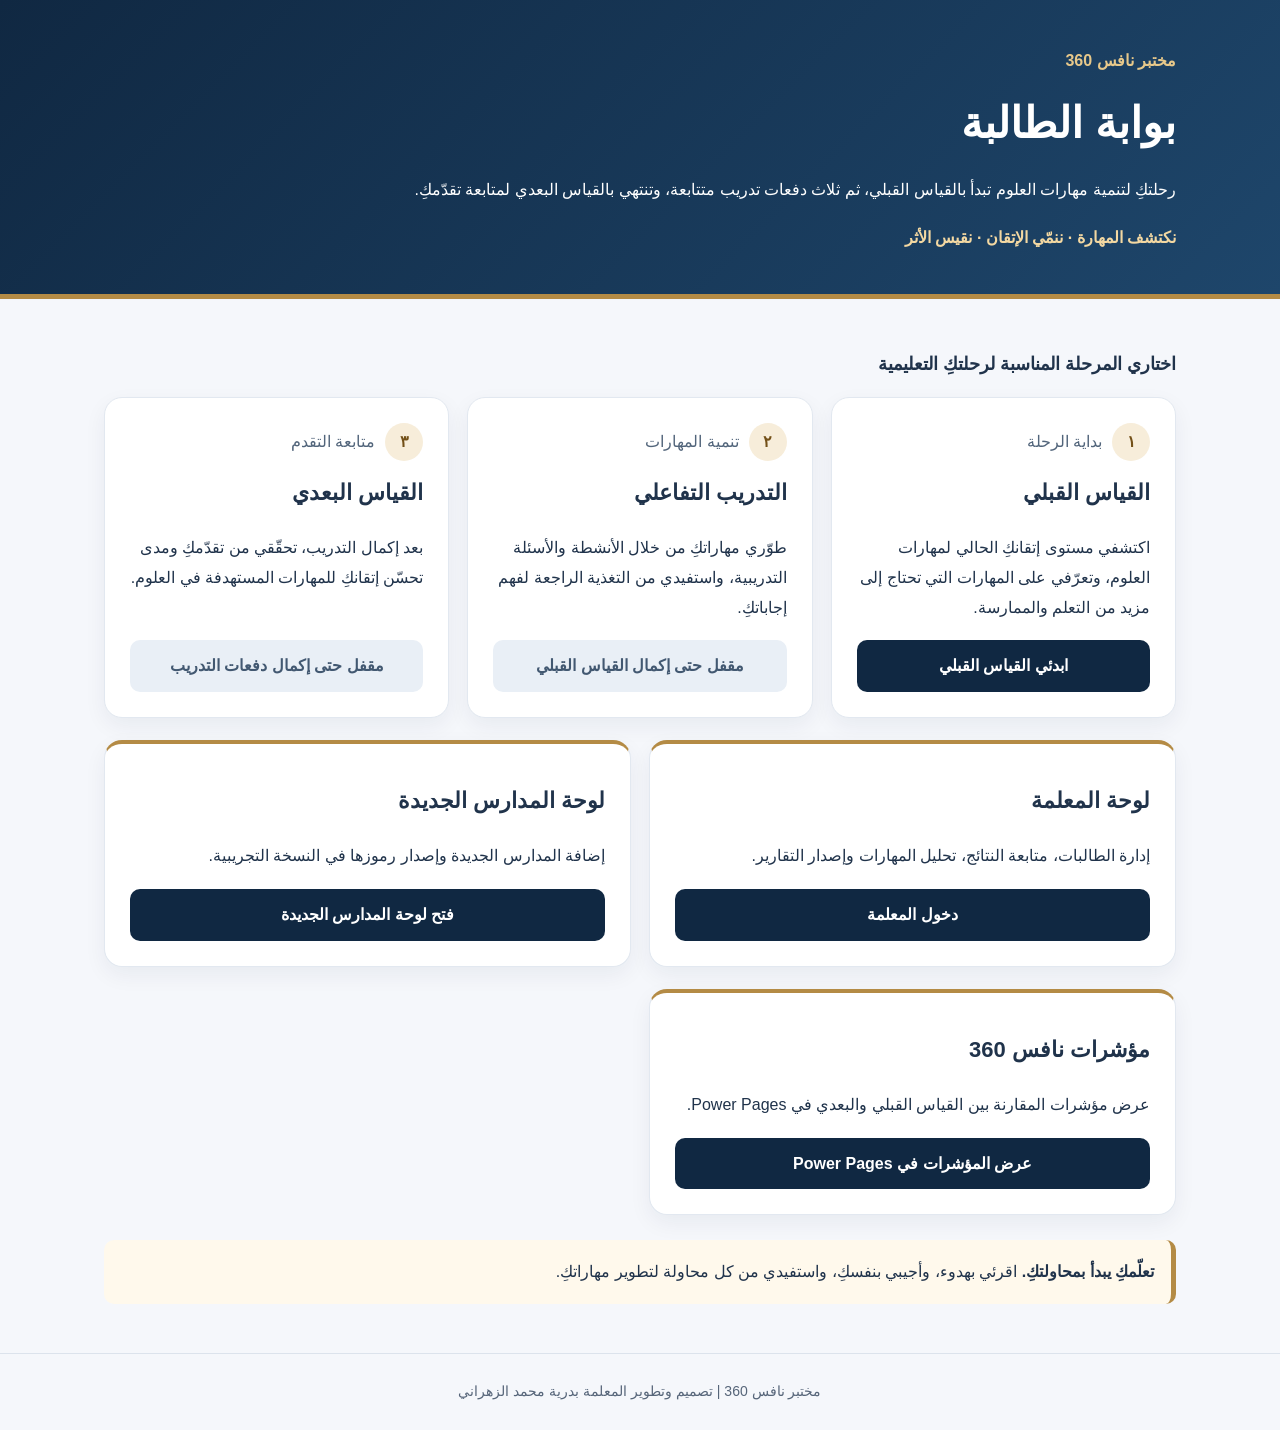
<file: index.html>
<!doctype html>
<html lang="ar" dir="rtl">
<head>
<meta charset="utf-8">
<meta name="viewport" content="width=device-width,initial-scale=1">
<meta name="theme-color" content="#102842">
<meta name="description" content="مختبر نافس 360: القياس القبلي والتدريب التفاعلي والقياس البعدي">
<title>مختبر نافس 360 | البوابة الرئيسية</title>
<style>
:root {
  font-family: Tahoma,Arial,sans-serif;
  color-scheme: light;
  --navy:#102842;
  --gold:#b48b45;
  --paper:#f5f7fb;
  --ink:#20334b;
}
* { box-sizing:border-box; }
body {
  margin:0;
  background:var(--paper);
  color:var(--ink);
  line-height:1.85;
}
a { color:inherit; }
.wrap { max-width:1120px;margin:auto;padding:24px; }
.hero {
  background:linear-gradient(135deg,#102842,#1e466b);
  color:white;
  border-bottom:5px solid var(--gold);
}
.hero .wrap { padding-top:46px;padding-bottom:42px; }
.brand { color:#e7c88a;font-weight:700; }
h1 { font-size:clamp(27px,4vw,43px);margin:8px 0 12px; }
h2 { font-size:22px;margin:12px 0; }
p { margin:8px 0 18px; }
.tag { color:#f3d8a2;font-weight:bold; }
.intro { margin:25px 0 15px;font-size:18px;font-weight:bold; }
.grid {
  display:grid;
  grid-template-columns:repeat(3,minmax(0,1fr));
  gap:18px;
}
.card {
  background:#fff;
  border:1px solid #e2e8f0;
  border-radius:18px;
  padding:25px;
  box-shadow:0 8px 22px rgba(15,37,63,.06);
  display:flex;
  flex-direction:column;
}
.card .top {
  display:flex;
  align-items:center;
  gap:10px;
  color:#52657b;
}
.num {
  display:inline-grid;
  place-items:center;
  width:38px;
  height:38px;
  background:#f7edda;
  border-radius:50%;
  color:#735018;
  font-weight:bold;
}
.card p { flex:1; }
.btn {
  display:block;
  text-decoration:none;
  text-align:center;
  background:var(--navy);
  color:white;
  border-radius:10px;
  padding:11px 16px;
  font-weight:bold;
}
.btn:hover,.btn:focus-visible {
  background:#285781;
  outline:3px solid #d9b875;
  outline-offset:2px;
}
.btn[aria-disabled="true"] {
  background:#e9eff6;
  color:#425871;
  cursor:default;
  outline:none;
}
.extra {
  display:grid;
  grid-template-columns:1fr 1fr;
  gap:18px;
  margin-top:22px;
}
.extra .card { border-top:4px solid var(--gold); }
.note {
  margin:25px 0;
  background:#fff9ec;
  border-right:5px solid var(--gold);
  border-radius:10px;
  padding:17px;
}
.foot {
  text-align:center;
  border-top:1px solid #dce3ec;
  padding:25px 12px;
  color:#566579;
  font-size:14px;
}
@media(max-width:760px) {
  .grid,.extra { grid-template-columns:1fr; }
  .wrap { padding:18px; }
  .hero .wrap { padding-top:30px;padding-bottom:30px; }
}
</style>
</head>
<body>

<header class="hero">
  <div class="wrap">
    <div class="brand">مختبر نافس 360</div>
    <h1>بوابة الطالبة</h1>
    <p>
      رحلتكِ لتنمية مهارات العلوم تبدأ بالقياس القبلي،
      ثم ثلاث دفعات تدريب متتابعة، وتنتهي بالقياس البعدي
      لمتابعة تقدّمكِ.
    </p>
    <div class="tag">
      نكتشف المهارة · ننمّي الإتقان · نقيس الأثر
    </div>
  </div>
</header>

<main class="wrap">
  <p class="intro">اختاري المرحلة المناسبة لرحلتكِ التعليمية</p>

  <section class="grid" aria-label="مراحل التعلم">

    <article class="card">
      <div class="top">
        <span class="num">١</span>
        <span>بداية الرحلة</span>
      </div>
      <h2>القياس القبلي</h2>
      <p>
        اكتشفي مستوى إتقانكِ الحالي لمهارات العلوم،
        وتعرّفي على المهارات التي تحتاج إلى مزيد من التعلم والممارسة.
      </p>
      <a class="btn" href="./pre/">ابدئي القياس القبلي</a>
    </article>

    <article class="card">
      <div class="top">
        <span class="num">٢</span>
        <span>تنمية المهارات</span>
      </div>
      <h2>التدريب التفاعلي</h2>
      <p>
        طوّري مهاراتكِ من خلال الأنشطة والأسئلة التدريبية،
        واستفيدي من التغذية الراجعة لفهم إجاباتكِ.
      </p>
      <a class="btn" data-journey-stage="training" data-path="./training/" data-open-label="انتقلي إلى التدريب" aria-disabled="true" data-locked-label="مقفل حتى إكمال القياس القبلي">مقفل حتى إكمال القياس القبلي</a>
    </article>

    <article class="card">
      <div class="top">
        <span class="num">٣</span>
        <span>متابعة التقدم</span>
      </div>
      <h2>القياس البعدي</h2>
      <p>
        بعد إكمال التدريب، تحقّقي من تقدّمكِ
        ومدى تحسّن إتقانكِ للمهارات المستهدفة في العلوم.
      </p>
      <a class="btn" data-journey-stage="post" data-path="./post/" data-open-label="ابدئي القياس البعدي" aria-disabled="true" data-locked-label="مقفل حتى إكمال دفعات التدريب">مقفل حتى إكمال دفعات التدريب</a>
    </article>

  </section>

  <section class="extra" aria-label="بوابات الموظفات">

    <article class="card">
      <h2>لوحة المعلمة</h2>
      <p>إدارة الطالبات، متابعة النتائج، تحليل المهارات وإصدار التقارير.</p>
      <a class="btn" href="./teacher/">دخول المعلمة</a>
    </article>

    <article class="card">
      <h2>لوحة المدارس الجديدة</h2>
      <p>إضافة المدارس الجديدة وإصدار رموزها في النسخة التجريبية.</p>
      <a class="btn" href="./admin/">فتح لوحة المدارس الجديدة</a>
    </article>

  </section>

  <section class="extra" aria-label="مؤشرات المختبر">
    <article class="card">
      <h2>مؤشرات نافس 360</h2>
      <p>عرض مؤشرات المقارنة بين القياس القبلي والبعدي في Power Pages.</p>
      <a class="btn" href="https://nafis360-lab.powerappsportals.com/%D9%85%D8%A4%D8%B4%D8%B1%D8%A7%D8%AA-%D9%86%D8%A7%D9%81%D8%B3-360/">عرض المؤشرات في Power Pages</a>
    </article>
  </section>

  <aside class="note">
    <strong>تعلّمكِ يبدأ بمحاولتكِ.</strong>
    اقرئي بهدوء، وأجيبي بنفسكِ،
    واستفيدي من كل محاولة لتطوير مهاراتكِ.
  </aside>
</main>

<footer class="foot">
  مختبر نافس 360 |
  تصميم وتطوير المعلمة بدرية محمد الزهراني
</footer>

  <script src="./assets/demo-journey.js" defer></script>
</body>
</html>
</file>
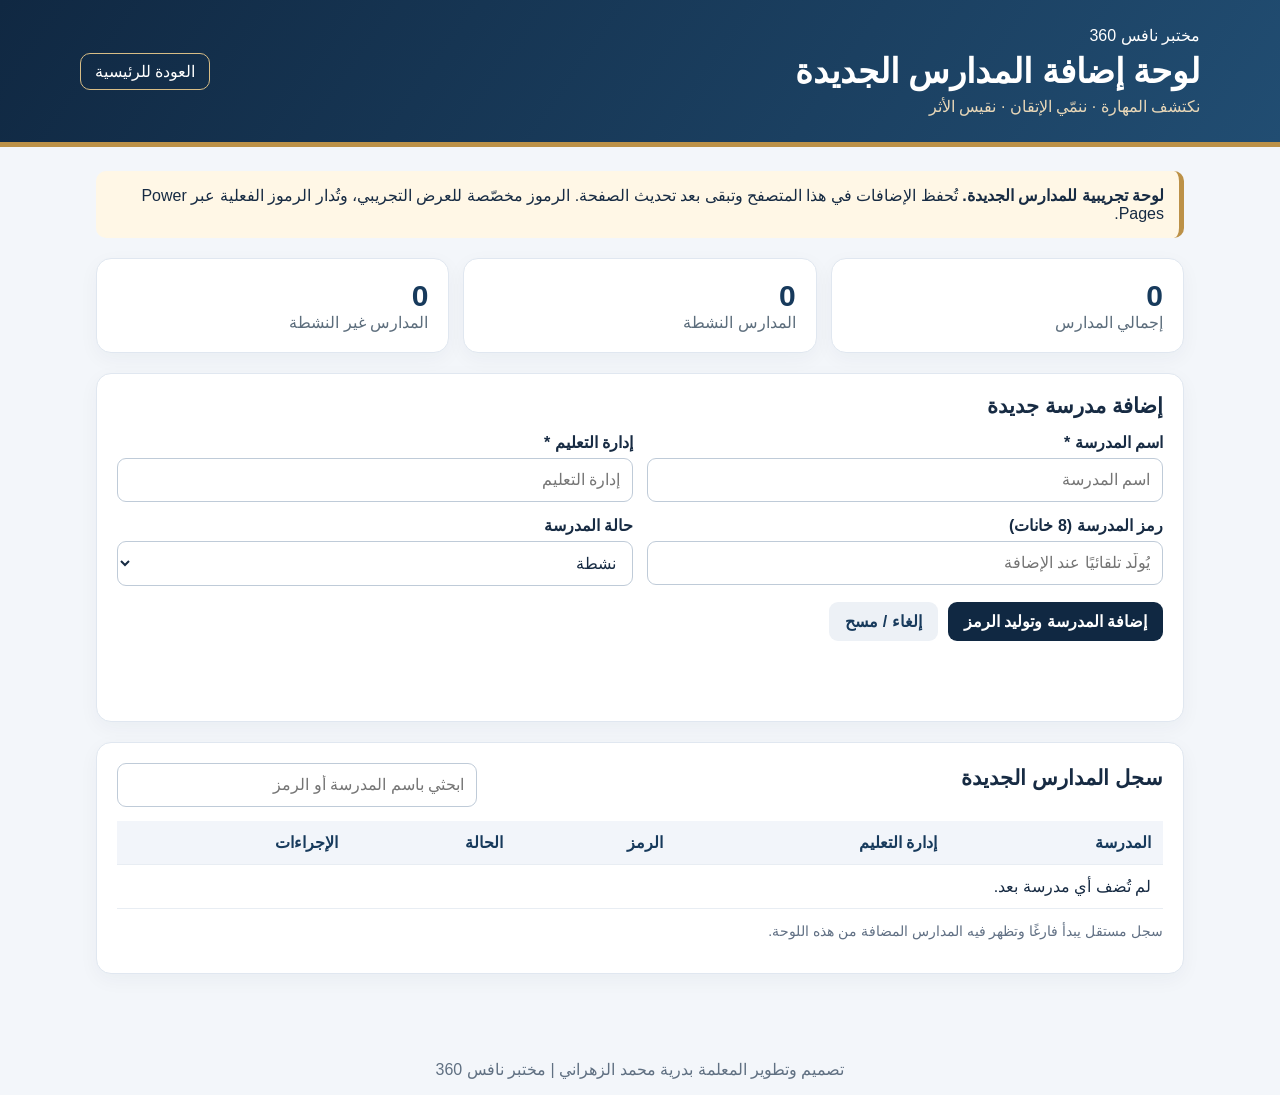
<file: admin/index.html>
<!doctype html>
<html lang="ar" dir="rtl">
<head>
<meta charset="utf-8">
<meta name="viewport" content="width=device-width,initial-scale=1">
<meta name="theme-color" content="#102842">
<title>مختبر نافس 360 | لوحة الإدارة</title>
<style>
:root {
  font-family:Tahoma,Arial,sans-serif;
  color:#172b43;
  background:#f3f6fa;
}
* { box-sizing:border-box; }
body { margin:0; }
header {
  background:linear-gradient(125deg,#102842,#214d72);
  color:#fff;
  border-bottom:5px solid #bc9147;
  padding:26px 18px;
}
header .wrap,main { max-width:1120px;margin:auto; }
h1 { margin:6px 0;font-size:clamp(24px,3vw,34px); }
header p { margin:0;color:#e8d7b8; }
.top {
  display:flex;
  align-items:center;
  justify-content:space-between;
  gap:16px;
  flex-wrap:wrap;
}
a { color:inherit; }
.home {
  border:1px solid #d7bd86;
  padding:8px 14px;
  border-radius:10px;
  text-decoration:none;
}
main { padding:24px 16px 50px; }
.notice {
  background:#fff7e6;
  border-right:5px solid #bc9147;
  padding:15px;
  border-radius:10px;
  margin-bottom:20px;
}
.stats {
  display:grid;
  grid-template-columns:repeat(3,1fr);
  gap:14px;
  margin-bottom:20px;
}
.stat,.panel {
  background:#fff;
  border:1px solid #e0e7f0;
  border-radius:15px;
  padding:20px;
  box-shadow:0 6px 20px #1028420b;
}
.stat strong {
  display:block;
  font-size:30px;
  color:#173a5c;
}
.stat span { color:#5c6d7c; }
h2 { margin:0 0 15px;font-size:21px; }
.formgrid {
  display:grid;
  grid-template-columns:repeat(2,1fr);
  gap:14px;
}
label { display:block;font-weight:700;margin-bottom:6px; }
input,select {
  width:100%;
  padding:12px;
  border:1px solid #bfcbd8;
  border-radius:9px;
  font:inherit;
  background:#fff;
  color:#172b43;
}
input:focus,select:focus,button:focus-visible {
  outline:3px solid #d4ac5d;
  outline-offset:2px;
}
.actions {
  display:flex;
  gap:10px;
  flex-wrap:wrap;
  margin-top:16px;
}
button {
  font:inherit;
  border:0;
  border-radius:9px;
  padding:10px 16px;
  cursor:pointer;
  background:#102842;
  color:#fff;
  font-weight:bold;
}
button.secondary { background:#edf1f6;color:#173a5c; }
button.warn { background:#805122; }
button:disabled { opacity:.55;cursor:not-allowed; }
.panel { margin-bottom:20px; }
.toolbar {
  display:flex;
  gap:12px;
  align-items:center;
  justify-content:space-between;
  flex-wrap:wrap;
  margin-bottom:14px;
}
.toolbar input { max-width:360px; }
.tablewrap { overflow-x:auto; }
table {
  width:100%;
  border-collapse:collapse;
  min-width:650px;
}
th,td {
  text-align:right;
  padding:12px;
  border-bottom:1px solid #e8edf3;
}
th { background:#f2f5fa;color:#173a5c; }
td button { padding:6px 9px;font-size:13px;margin:2px; }
.status { font-weight:bold; }
.on { color:#176d4c; }
.off { color:#995526; }
.muted { color:#617084;font-size:14px; }
#message { min-height:28px;font-weight:bold;color:#176d4c; }
#message.error { color:#a22b2b; }
code { display:inline-block;font-weight:bold; }
footer { text-align:center;color:#607082;padding:16px; }
@media(max-width:700px) {
  .stats { grid-template-columns:1fr; }
  .formgrid { grid-template-columns:1fr; }
  .stat strong { font-size:25px; }
}
</style>
</head>
<body>

<header>
  <div class="wrap top">
    <div>
      <div>مختبر نافس 360</div>
      <h1>لوحة إضافة المدارس الجديدة</h1>
      <p>نكتشف المهارة · ننمّي الإتقان · نقيس الأثر</p>
    </div>
    <a class="home" href="../">العودة للرئيسية</a>
  </div>
</header>

<main>
  <div class="notice">
    <strong>لوحة تجريبية للمدارس الجديدة.</strong>
    تُحفظ الإضافات في هذا المتصفح وتبقى بعد تحديث الصفحة.
    الرموز مخصّصة للعرض التجريبي، وتُدار الرموز الفعلية عبر Power Pages.
  </div>

  <section class="stats" aria-label="المؤشرات">
    <div class="stat">
      <strong id="total">0</strong>
      <span>إجمالي المدارس</span>
    </div>
    <div class="stat">
      <strong id="active">0</strong>
      <span>المدارس النشطة</span>
    </div>
    <div class="stat">
      <strong id="inactive">0</strong>
      <span>المدارس غير النشطة</span>
    </div>
  </section>

  <section class="panel">
    <h2 id="formTitle">إضافة مدرسة جديدة</h2>
    <form id="schoolForm">
      <div class="formgrid">
        <div>
          <label for="schoolName">اسم المدرسة *</label>
          <input id="schoolName" maxlength="120"
                 required placeholder="اسم المدرسة">
        </div>
        <div>
          <label for="educationOffice">إدارة التعليم *</label>
          <input id="educationOffice" maxlength="120"
                 required placeholder="إدارة التعليم">
        </div>
        <div>
          <label for="schoolCode">رمز المدرسة (8 خانات)</label>
          <input id="schoolCode" readonly
                 placeholder="يُولّد تلقائيًا عند الإضافة">
        </div>
        <div>
          <label for="schoolStatus">حالة المدرسة</label>
          <select id="schoolStatus">
            <option value="active">نشطة</option>
            <option value="inactive">غير نشطة</option>
          </select>
        </div>
      </div>
      <div class="actions">
        <button id="saveBtn" type="submit">
          إضافة المدرسة وتوليد الرمز
        </button>
        <button class="secondary" id="resetBtn" type="button">
          إلغاء / مسح
        </button>
      </div>
      <p id="message" role="status" aria-live="polite"></p>
    </form>
  </section>

  <section class="panel">
    <div class="toolbar">
      <h2>سجل المدارس الجديدة</h2>
      <input id="search" type="search"
             placeholder="ابحثي باسم المدرسة أو الرمز"
             aria-label="البحث في المدارس">
    </div>
    <div class="tablewrap">
      <table>
        <thead>
          <tr>
            <th>المدرسة</th>
            <th>إدارة التعليم</th>
            <th>الرمز</th>
            <th>الحالة</th>
            <th>الإجراءات</th>
          </tr>
        </thead>
        <tbody id="rows">
          <tr><td colspan="5">لم تُضف مدارس بعد</td></tr>
        </tbody>
      </table>
    </div>
<p class="muted">سجل مستقل يبدأ فارغًا وتظهر فيه المدارس المضافة من هذه اللوحة.</p>
  </section>
</main>

<footer>
  تصميم وتطوير المعلمة بدرية محمد الزهراني | مختبر نافس 360
</footer>

<script src="../assets/school-registry.js" defer></script>
<script src="../assets/schools-admin.js" defer></script>
</body>
</html>
</file>
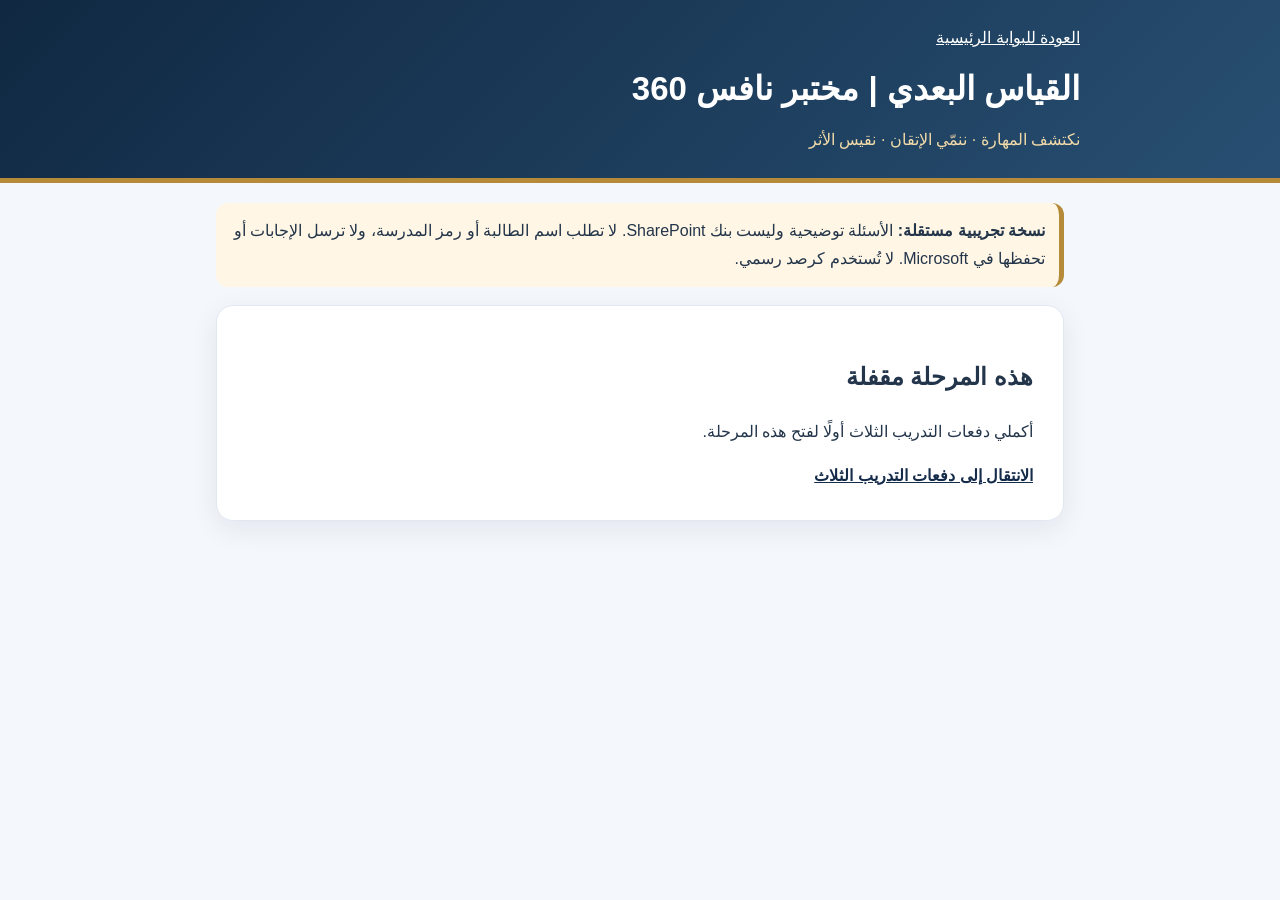
<file: post/index.html>
<!doctype html>
<html lang="ar" dir="rtl">
<head>
  <meta charset="utf-8">
  <meta name="viewport" content="width=device-width, initial-scale=1">
  <meta name="theme-color" content="#142b49">
  <title>مختبر نافس 360 | القياس البعدي التجريبي</title>

  <link rel="stylesheet" href="../assets/demo.css">
</head>

<body data-mode="post">
  <header>
    <div>
      <a class="back" href="../">العودة للبوابة الرئيسية</a>
      <h1>القياس البعدي | مختبر نافس 360</h1>
      <p>نكتشف المهارة · ننمّي الإتقان · نقيس الأثر</p>
    </div>
  </header>

  <main>
    <div class="notice">
      <strong>نسخة تجريبية مستقلة:</strong>
      الأسئلة توضيحية وليست بنك SharePoint.
      لا تطلب اسم الطالبة أو رمز المدرسة،
      ولا ترسل الإجابات أو تحفظها في Microsoft.
      لا تُستخدم كرصد رسمي.
    </div>

    <section class="panel" id="locked">
      <h2>هذه المرحلة مقفلة</h2>
      <p>أكملي دفعات التدريب الثلاث أولًا لفتح هذه المرحلة.</p>
      <a class="stage-link" href="../training/">الانتقال إلى دفعات التدريب الثلاث</a>
    </section>

    <section class="panel hidden" id="welcome">
      <h2 id="welcome-heading" tabindex="-1">محاكاة القياس البعدي من 30 سؤالًا</h2>
      <p id="welcome-note">
        تعرض هذه المحاكاة أسئلة العرض التجريبي بترتيب مختلف داخل كل مجال. نتيجتها للتجربة فقط ولا تُستخدم لقياس أثر التدريب.
      </p>
      <button id="start" type="button">بدء المحاكاة</button>
    </section>

    <section class="panel hidden" id="quiz">
      <div class="meta" id="meta"></div>

      <progress
        id="progress"
        max="30"
        value="0"
        aria-label="تقدم الإجابات">
      </progress>

      <h2 class="question" tabindex="-1" id="question"></h2>

      <div
        class="options"
        id="options"
        role="radiogroup"
        aria-label="خيارات الإجابة">
      </div>

      <p
        class="status"
        id="status"
        role="status"
        aria-live="polite">
      </p>

      <div class="actions">
        <button class="secondary" id="previous" type="button">
          السابق
        </button>
        <button id="next" type="button">التالي</button>
      </div>
    </section>

    <section class="panel hidden" id="result" aria-live="polite">
      <h2 id="result-heading" tabindex="-1">نتيجة التجربة</h2>
      <p id="progress-message" role="status"></p>
      <p class="big" id="score"></p>
      <p id="percent"></p>
      <div class="summary" id="domains"></div>
      <p>هذه نتيجة محلية تجريبية، لم تُرسل إلى SharePoint.</p>
      <button id="restart" type="button">إعادة التجربة</button>
    </section>
  </main>

  <script src="../assets/demo-journey.js" defer></script>
  <script src="../assets/questions-demo.js" defer></script>
  <script src="../assets/pre-demo.js" defer></script>
</body>
</html>
</file>
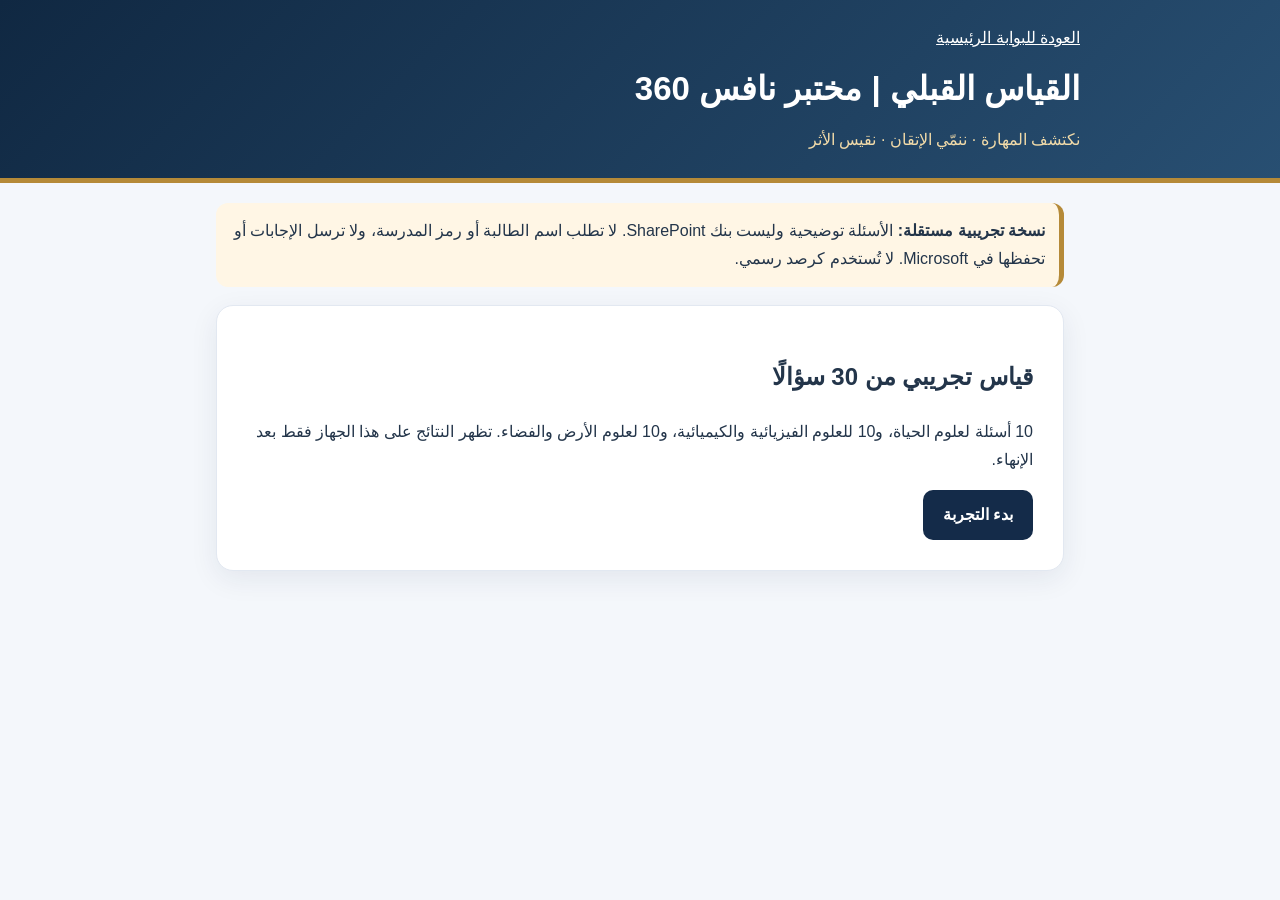
<file: pre/index.html>
<!doctype html>
<html lang="ar" dir="rtl">
<head>
  <meta charset="utf-8">
  <meta name="viewport" content="width=device-width, initial-scale=1">
  <meta name="theme-color" content="#142b49">
  <title>مختبر نافس 360 | القياس القبلي التجريبي</title>

  <link rel="stylesheet" href="../assets/demo.css">
</head>

<body>
  <header>
    <div>
      <a class="back" href="../">العودة للبوابة الرئيسية</a>
      <h1>القياس القبلي | مختبر نافس 360</h1>
      <p>نكتشف المهارة · ننمّي الإتقان · نقيس الأثر</p>
    </div>
  </header>

  <main>
    <div class="notice">
      <strong>نسخة تجريبية مستقلة:</strong>
      الأسئلة توضيحية وليست بنك SharePoint.
      لا تطلب اسم الطالبة أو رمز المدرسة،
      ولا ترسل الإجابات أو تحفظها في Microsoft.
      لا تُستخدم كرصد رسمي.
    </div>

    <section class="panel" id="welcome">
      <h2 id="welcome-heading" tabindex="-1">قياس تجريبي من 30 سؤالًا</h2>
      <p id="welcome-note">
        10 أسئلة لعلوم الحياة،
        و10 للعلوم الفيزيائية والكيميائية،
        و10 لعلوم الأرض والفضاء.
        تظهر النتائج على هذا الجهاز فقط بعد الإنهاء.
      </p>
      <button id="start" type="button">بدء التجربة</button>
    </section>

    <section class="panel hidden" id="quiz">
      <div class="meta" id="meta"></div>

      <progress
        id="progress"
        max="30"
        value="0"
        aria-label="تقدم الإجابات">
      </progress>

      <h2 class="question" tabindex="-1" id="question"></h2>

      <div
        class="options"
        id="options"
        role="radiogroup"
        aria-label="خيارات الإجابة">
      </div>

      <p
        class="status"
        id="status"
        role="status"
        aria-live="polite">
      </p>

      <div class="actions">
        <button class="secondary" id="previous" type="button">
          السابق
        </button>
        <button id="next" type="button">التالي</button>
      </div>
    </section>

    <section class="panel hidden" id="result" aria-live="polite">
      <h2 id="result-heading" tabindex="-1">نتيجة التجربة</h2>
      <p id="progress-message" role="status"></p>
      <p class="big" id="score"></p>
      <p id="percent"></p>
      <div class="summary" id="domains"></div>
      <p>هذه نتيجة محلية تجريبية، لم تُرسل إلى SharePoint.</p>
      <button id="restart" type="button">إعادة التجربة</button>
      <p id="onward" hidden><a class="stage-link" href="../training/">الانتقال إلى دفعات التدريب</a></p>
    </section>
  </main>

  <script src="../assets/demo-journey.js" defer></script>
  <script src="../assets/questions-demo.js" defer></script>
  <script src="../assets/pre-demo.js" defer></script>
</body>
</html>
</file>
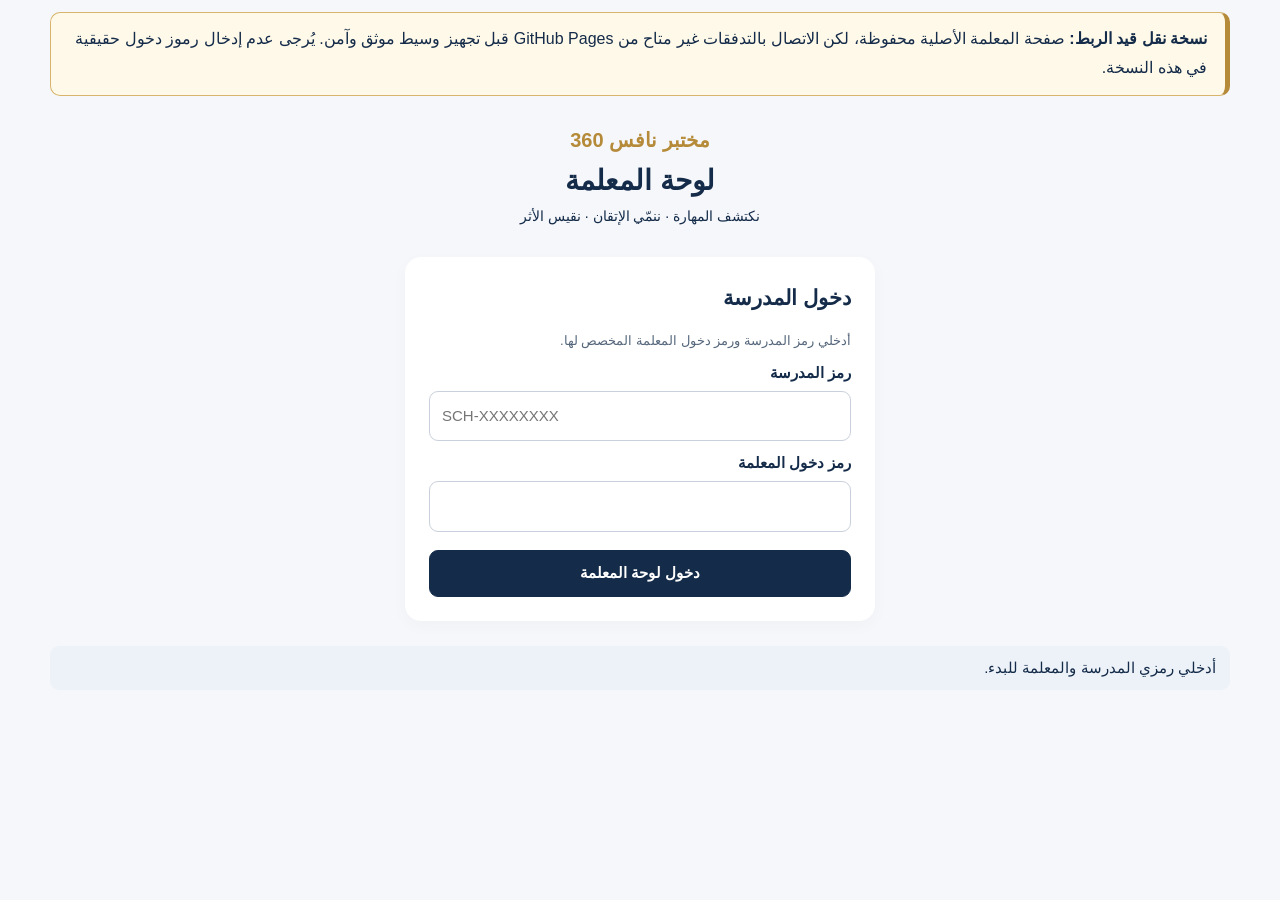
<file: teacher/index.html>
<!doctype html>
<html lang="ar" dir="rtl">
<head>
  <meta charset="utf-8">
  <meta name="viewport" content="width=device-width, initial-scale=1">
  <meta name="robots" content="noindex,nofollow">
  <meta name="theme-color" content="#142b49">
  <title>لوحة المعلمة | مختبر نافس 360</title>
  <link rel="stylesheet" href="./teacher.css">
  <script src="./teacher.js" defer></script>
</head>
<body>
  <div class="transfer-warning" role="note">
    <strong>نسخة نقل قيد الربط:</strong> صفحة المعلمة الأصلية محفوظة، لكن الاتصال بالتدفقات غير متاح من GitHub Pages قبل تجهيز وسيط موثق وآمن. يُرجى عدم إدخال رموز دخول حقيقية في هذه النسخة.
  </div>
<section id="nafis-teacher" dir="rtl" aria-label="لوحة المعلمة في مختبر نافس 360" style="direction: rtl; color: #142b49; background-image: initial; background-position-x: initial; background-position-y: initial; background-size: initial; background-repeat: initial; background-attachment: initial; background-origin: initial; background-clip: initial; background-color: rgb(245, 247, 250); padding-top: 24px; padding-right: 14px; padding-bottom: 24px; padding-left: 14px; min-height: 70vh; font-family: Tahoma, Arial, sans-serif; line-height: 1.8;">
  <div class="nt-wrap" style="box-sizing: border-box; max-width: 1180px; margin-top: auto; margin-right: auto; margin-bottom: auto; margin-left: auto;">
    <header style="box-sizing: border-box; text-align: center; padding-top: 18px; padding-right: 8px; padding-bottom: 25px; padding-left: 8px;">
      <div class="nt-brand" style="box-sizing: border-box; color: #b58a38; font-size: 22px; font-weight: bold;">مختبر نافس 360</div>
      <h1 style="box-sizing: border-box; font-family: inherit; font-size: 30px; margin-top: 4px; margin-right: 0px; margin-bottom: 4px; margin-left: 0px;">لوحة المعلمة</h1>
      <p style="box-sizing: border-box; margin-top: 8px; margin-right: 0px; margin-bottom: 8px; margin-left: 0px;">نكتشف المهارة · ننمّي الإتقان · نقيس الأثر</p>
    </header>
    <!-- حاوية عادية لتجنب تعارض النماذج داخل Power Pages -->
    <div id="nt-login" class="nt-card" style="box-sizing: border-box; background-image: initial; background-position-x: initial; background-position-y: initial; background-size: initial; background-repeat: initial; background-attachment: initial; background-origin: initial; background-clip: initial; background-color: rgb(255, 255, 255); border-top-left-radius: 16px; border-top-right-radius: 16px; border-bottom-right-radius: 16px; border-bottom-left-radius: 16px; padding-top: 24px; padding-right: 24px; padding-bottom: 24px; padding-left: 24px; box-shadow: rgba(20, 43, 73, 0.027) 0px 5px 18px; max-width: 470px; margin-top: 10px; margin-right: auto; margin-bottom: 25px; margin-left: auto;">
      <h2 style="box-sizing: border-box; font-family: inherit; font-size: 21px; margin-top: 0px; margin-right: 0px; margin-bottom: 14px; margin-left: 0px;">دخول المدرسة</h2>
      <p class="nt-muted" style="box-sizing: border-box; margin-top: 8px; margin-right: 0px; margin-bottom: 8px; margin-left: 0px; color: rgb(86, 103, 124); font-size: 13px;">أدخلي رمز المدرسة ورمز دخول المعلمة المخصص لها.</p>
      <label for="nt-code" style="box-sizing: border-box; display: block; margin-top: 10px; margin-right: 0px; margin-bottom: 5px; margin-left: 0px; font-weight: bold;">رمز المدرسة</label><input id="nt-code" type="text" dir="ltr" maxlength="60" autocomplete="off" placeholder="SCH-XXXXXXXX" style="box-sizing: border-box; width: 100%; padding-top: 12px; padding-right: 12px; padding-bottom: 12px; padding-left: 12px; border-top-width: 1px; border-right-width: 1px; border-bottom-width: 1px; border-left-width: 1px; border-top-style: solid; border-right-style: solid; border-bottom-style: solid; border-left-style: solid; border-top-color: rgb(201, 209, 220); border-right-color: rgb(201, 209, 220); border-bottom-color: rgb(201, 209, 220); border-left-color: rgb(201, 209, 220); border-image-source: none; border-image-slice: 100%; border-image-width: 1; border-image-outset: 0; border-image-repeat: stretch; border-top-left-radius: 9px; border-top-right-radius: 9px; border-bottom-right-radius: 9px; border-bottom-left-radius: 9px; background-image: initial; background-position-x: initial; background-position-y: initial; background-size: initial; background-repeat: initial; background-attachment: initial; background-origin: initial; background-clip: initial; background-color: rgb(255, 255, 255); color: #142b49; font-style: inherit; font-variant-ligatures: inherit; font-variant-caps: inherit; font-variant-numeric: inherit; font-variant-east-asian: inherit; font-variant-alternates: inherit; font-variant-position: inherit; font-variant-emoji: inherit; font-weight: inherit; font-stretch: inherit; font-size: inherit; line-height: inherit; font-family: inherit; font-optical-sizing: inherit; font-size-adjust: inherit; font-kerning: inherit; font-feature-settings: inherit; font-variation-settings: inherit; font-language-override: inherit;" /><label for="nt-secret" style="box-sizing: border-box; display: block; margin-top: 10px; margin-right: 0px; margin-bottom: 5px; margin-left: 0px; font-weight: bold;">رمز دخول المعلمة</label><input id="nt-secret" type="password" dir="ltr" maxlength="64" autocomplete="off" style="box-sizing: border-box; width: 100%; padding-top: 12px; padding-right: 12px; padding-bottom: 12px; padding-left: 12px; border-top-width: 1px; border-right-width: 1px; border-bottom-width: 1px; border-left-width: 1px; border-top-style: solid; border-right-style: solid; border-bottom-style: solid; border-left-style: solid; border-top-color: rgb(201, 209, 220); border-right-color: rgb(201, 209, 220); border-bottom-color: rgb(201, 209, 220); border-left-color: rgb(201, 209, 220); border-image-source: none; border-image-slice: 100%; border-image-width: 1; border-image-outset: 0; border-image-repeat: stretch; border-top-left-radius: 9px; border-top-right-radius: 9px; border-bottom-right-radius: 9px; border-bottom-left-radius: 9px; background-image: initial; background-position-x: initial; background-position-y: initial; background-size: initial; background-repeat: initial; background-attachment: initial; background-origin: initial; background-clip: initial; background-color: rgb(255, 255, 255); color: #142b49; font-style: inherit; font-variant-ligatures: inherit; font-variant-caps: inherit; font-variant-numeric: inherit; font-variant-east-asian: inherit; font-variant-alternates: inherit; font-variant-position: inherit; font-variant-emoji: inherit; font-weight: inherit; font-stretch: inherit; font-size: inherit; line-height: inherit; font-family: inherit; font-optical-sizing: inherit; font-size-adjust: inherit; font-kerning: inherit; font-feature-settings: inherit; font-variation-settings: inherit; font-language-override: inherit;" /><button id="nt-enter" type="button" style="box-sizing: border-box; padding-top: 9px; padding-right: 17px; padding-bottom: 9px; padding-left: 17px; border-top-left-radius: 9px; border-top-right-radius: 9px; border-bottom-right-radius: 9px; border-bottom-left-radius: 9px; color: rgb(255, 255, 255); font-style: inherit; font-variant-ligatures: inherit; font-variant-caps: inherit; font-variant-numeric: inherit; font-variant-east-asian: inherit; font-variant-alternates: inherit; font-variant-position: inherit; font-variant-emoji: inherit; font-weight: inherit; font-stretch: inherit; font-size: inherit; line-height: inherit; font-family: inherit; font-optical-sizing: inherit; font-size-adjust: inherit; font-kerning: inherit; font-feature-settings: inherit; font-variation-settings: inherit; font-language-override: inherit; cursor: pointer; width: 100%; margin-top: 18px;">دخول لوحة المعلمة</button>
    </div>
    <p id="nt-message" role="status" aria-live="polite" hidden="" style="box-sizing: border-box; margin-top: 12px; margin-right: auto; margin-bottom: 12px; margin-left: auto; padding-top: 10px; padding-right: 14px; padding-bottom: 10px; padding-left: 14px; border-top-left-radius: 9px; border-top-right-radius: 9px; border-bottom-right-radius: 9px; border-bottom-left-radius: 9px; background-image: initial; background-position-x: initial; background-position-y: initial; background-size: initial; background-repeat: initial; background-attachment: initial; background-origin: initial; background-clip: initial; background-color: rgb(237, 242, 248); white-space-collapse: preserve-breaks; text-wrap-mode: wrap; display: none;"></p>
    <div id="nt-dashboard" hidden="" style="box-sizing: border-box; display: none;">
      <div class="nt-card nt-row" style="box-sizing: border-box; background-image: initial; background-position-x: initial; background-position-y: initial; background-size: initial; background-repeat: initial; background-attachment: initial; background-origin: initial; background-clip: initial; background-color: rgb(255, 255, 255); border-top-left-radius: 16px; border-top-right-radius: 16px; border-bottom-right-radius: 16px; border-bottom-left-radius: 16px; padding-top: 24px; padding-right: 24px; padding-bottom: 24px; padding-left: 24px; margin-bottom: 20px; box-shadow: rgba(20, 43, 73, 0.027) 0px 5px 18px; display: flex; flex-wrap: wrap; align-items: center; justify-content: space-between; row-gap: 12px; column-gap: 12px;">
        <div style="box-sizing: border-box;">
          <h2 id="nt-school" style="box-sizing: border-box; font-family: inherit; font-size: 21px; margin-top: 0px; margin-right: 0px; margin-bottom: 14px; margin-left: 0px;"></h2>
          <div id="nt-teacher" style="box-sizing: border-box;"></div>
          <div id="nt-updated" class="nt-muted" style="box-sizing: border-box; color: rgb(86, 103, 124); font-size: 13px;"></div>
        </div>
        <div class="nt-actions" style="box-sizing: border-box; display: flex; flex-wrap: wrap; row-gap: 8px; column-gap: 8px;"><button id="nt-refresh" type="button" class="nt-secondary" style="box-sizing: border-box; padding-top: 9px; padding-right: 17px; padding-bottom: 9px; padding-left: 17px; border-top-left-radius: 9px; border-top-right-radius: 9px; border-bottom-right-radius: 9px; border-bottom-left-radius: 9px; font-style: inherit; font-variant-ligatures: inherit; font-variant-caps: inherit; font-variant-numeric: inherit; font-variant-east-asian: inherit; font-variant-alternates: inherit; font-variant-position: inherit; font-variant-emoji: inherit; font-weight: inherit; font-stretch: inherit; font-size: inherit; line-height: inherit; font-family: inherit; font-optical-sizing: inherit; font-size-adjust: inherit; font-kerning: inherit; font-feature-settings: inherit; font-variation-settings: inherit; font-language-override: inherit; cursor: pointer; background-image: initial; background-position-x: initial; background-position-y: initial; background-size: initial; background-repeat: initial; background-attachment: initial; background-origin: initial; background-clip: initial; background-color: rgb(255, 255, 255); color: #142b49;">تحديث البيانات</button><button id="nt-logout" type="button" class="nt-secondary" style="box-sizing: border-box; padding-top: 9px; padding-right: 17px; padding-bottom: 9px; padding-left: 17px; border-top-left-radius: 9px; border-top-right-radius: 9px; border-bottom-right-radius: 9px; border-bottom-left-radius: 9px; font-style: inherit; font-variant-ligatures: inherit; font-variant-caps: inherit; font-variant-numeric: inherit; font-variant-east-asian: inherit; font-variant-alternates: inherit; font-variant-position: inherit; font-variant-emoji: inherit; font-weight: inherit; font-stretch: inherit; font-size: inherit; line-height: inherit; font-family: inherit; font-optical-sizing: inherit; font-size-adjust: inherit; font-kerning: inherit; font-feature-settings: inherit; font-variation-settings: inherit; font-language-override: inherit; cursor: pointer; background-image: initial; background-position-x: initial; background-position-y: initial; background-size: initial; background-repeat: initial; background-attachment: initial; background-origin: initial; background-clip: initial; background-color: rgb(255, 255, 255); color: #142b49;">خروج</button></div>
      </div>
      <div id="nt-metrics" class="nt-metrics" style="box-sizing: border-box; display: grid; grid-template-columns: repeat(4, 1fr); row-gap: 14px; column-gap: 14px; margin-top: 18px; margin-right: 0px; margin-bottom: 18px; margin-left: 0px;"></div>
      <p class="nt-note" style="box-sizing: border-box; margin-top: 14px; margin-right: 0px; margin-bottom: 14px; margin-left: 0px; padding-top: 8px; padding-right: 13px; padding-bottom: 8px; padding-left: 13px; background-image: initial; background-position-x: initial; background-position-y: initial; background-size: initial; background-repeat: initial; background-attachment: initial; background-origin: initial; background-clip: initial; background-color: rgb(255, 251, 242);">تُحتسب نتائج القياس من أحدث جلسة مكتملة تضم 30 سؤالًا مختلفًا لكل طالبة، مع استبعاد الإجابات المكررة داخل الجلسة. فرق القبلي والبعدي وصفٌ للتغير في النتيجة.</p>
      <p id="nt-quality" class="nt-muted" style="box-sizing: border-box; margin-top: 8px; margin-right: 0px; margin-bottom: 8px; margin-left: 0px; color: rgb(86, 103, 124); font-size: 13px;"></p>
      <section class="nt-card" style="box-sizing: border-box; background-image: initial; background-position-x: initial; background-position-y: initial; background-size: initial; background-repeat: initial; background-attachment: initial; background-origin: initial; background-clip: initial; background-color: rgb(255, 255, 255); border-top-left-radius: 16px; border-top-right-radius: 16px; border-bottom-right-radius: 16px; border-bottom-left-radius: 16px; padding-top: 24px; padding-right: 24px; padding-bottom: 24px; padding-left: 24px; margin-bottom: 20px; box-shadow: rgba(20, 43, 73, 0.027) 0px 5px 18px;">
        <div class="nt-row" style="box-sizing: border-box; display: flex; flex-wrap: wrap; align-items: center; justify-content: space-between; row-gap: 12px; column-gap: 12px;">
          <h2 style="box-sizing: border-box; font-family: inherit; font-size: 21px; margin-top: 0px; margin-right: 0px; margin-bottom: 14px; margin-left: 0px;">نتائج الطالبات</h2>
          <div class="nt-actions" style="box-sizing: border-box; display: flex; flex-wrap: wrap; row-gap: 8px; column-gap: 8px;"><button id="nt-csv" type="button" class="nt-secondary" style="box-sizing: border-box; padding-top: 9px; padding-right: 17px; padding-bottom: 9px; padding-left: 17px; border-top-left-radius: 9px; border-top-right-radius: 9px; border-bottom-right-radius: 9px; border-bottom-left-radius: 9px; font-style: inherit; font-variant-ligatures: inherit; font-variant-caps: inherit; font-variant-numeric: inherit; font-variant-east-asian: inherit; font-variant-alternates: inherit; font-variant-position: inherit; font-variant-emoji: inherit; font-weight: inherit; font-stretch: inherit; font-size: inherit; line-height: inherit; font-family: inherit; font-optical-sizing: inherit; font-size-adjust: inherit; font-kerning: inherit; font-feature-settings: inherit; font-variation-settings: inherit; font-language-override: inherit; cursor: pointer; background-image: initial; background-position-x: initial; background-position-y: initial; background-size: initial; background-repeat: initial; background-attachment: initial; background-origin: initial; background-clip: initial; background-color: rgb(255, 255, 255); color: #142b49;">تصدير النتائج Excel ‏(CSV)</button><button id="nt-report" type="button" style="box-sizing: border-box; padding-top: 9px; padding-right: 17px; padding-bottom: 9px; padding-left: 17px; border-top-left-radius: 9px; border-top-right-radius: 9px; border-bottom-right-radius: 9px; border-bottom-left-radius: 9px; color: rgb(255, 255, 255); font-style: inherit; font-variant-ligatures: inherit; font-variant-caps: inherit; font-variant-numeric: inherit; font-variant-east-asian: inherit; font-variant-alternates: inherit; font-variant-position: inherit; font-variant-emoji: inherit; font-weight: inherit; font-stretch: inherit; font-size: inherit; line-height: inherit; font-family: inherit; font-optical-sizing: inherit; font-size-adjust: inherit; font-kerning: inherit; font-feature-settings: inherit; font-variation-settings: inherit; font-language-override: inherit; cursor: pointer;">معاينة التقرير الجماعي</button></div>
        </div>
        <div class="nt-controls" style="box-sizing: border-box; display: grid; grid-template-columns: 2fr 1fr; row-gap: 14px; column-gap: 14px; margin-top: 14px; margin-right: 0px; margin-bottom: 14px; margin-left: 0px;">
          <div style="box-sizing: border-box;"><label for="nt-search" style="box-sizing: border-box; display: block; margin-top: 10px; margin-right: 0px; margin-bottom: 5px; margin-left: 0px; font-weight: bold;">بحث باسم الطالبة</label><input id="nt-search" type="search" placeholder="اكتبي اسم الطالبة" style="box-sizing: border-box; width: 100%; padding-top: 12px; padding-right: 12px; padding-bottom: 12px; padding-left: 12px; border-top-width: 1px; border-right-width: 1px; border-bottom-width: 1px; border-left-width: 1px; border-top-style: solid; border-right-style: solid; border-bottom-style: solid; border-left-style: solid; border-top-color: rgb(201, 209, 220); border-right-color: rgb(201, 209, 220); border-bottom-color: rgb(201, 209, 220); border-left-color: rgb(201, 209, 220); border-image-source: none; border-image-slice: 100%; border-image-width: 1; border-image-outset: 0; border-image-repeat: stretch; border-top-left-radius: 9px; border-top-right-radius: 9px; border-bottom-right-radius: 9px; border-bottom-left-radius: 9px; background-image: initial; background-position-x: initial; background-position-y: initial; background-size: initial; background-repeat: initial; background-attachment: initial; background-origin: initial; background-clip: initial; background-color: rgb(255, 255, 255); color: #142b49; font-style: inherit; font-variant-ligatures: inherit; font-variant-caps: inherit; font-variant-numeric: inherit; font-variant-east-asian: inherit; font-variant-alternates: inherit; font-variant-position: inherit; font-variant-emoji: inherit; font-weight: inherit; font-stretch: inherit; font-size: inherit; line-height: inherit; font-family: inherit; font-optical-sizing: inherit; font-size-adjust: inherit; font-kerning: inherit; font-feature-settings: inherit; font-variation-settings: inherit; font-language-override: inherit;" /></div>
          <div style="box-sizing: border-box;">
            <label for="nt-filter" style="box-sizing: border-box; display: block; margin-top: 10px; margin-right: 0px; margin-bottom: 5px; margin-left: 0px; font-weight: bold;">عرض الطالبات</label
            ><select id="nt-filter" style="box-sizing: border-box; width: 100%; padding-top: 12px; padding-right: 12px; padding-bottom: 12px; padding-left: 12px; border-top-width: 1px; border-right-width: 1px; border-bottom-width: 1px; border-left-width: 1px; border-top-style: solid; border-right-style: solid; border-bottom-style: solid; border-left-style: solid; border-top-color: rgb(201, 209, 220); border-right-color: rgb(201, 209, 220); border-bottom-color: rgb(201, 209, 220); border-left-color: rgb(201, 209, 220); border-image-source: none; border-image-slice: 100%; border-image-width: 1; border-image-outset: 0; border-image-repeat: stretch; border-top-left-radius: 9px; border-top-right-radius: 9px; border-bottom-right-radius: 9px; border-bottom-left-radius: 9px; background-image: initial; background-position-x: initial; background-position-y: initial; background-size: initial; background-repeat: initial; background-attachment: initial; background-origin: initial; background-clip: initial; background-color: rgb(255, 255, 255); color: #142b49; font-style: inherit; font-variant-ligatures: inherit; font-variant-caps: inherit; font-variant-numeric: inherit; font-variant-east-asian: inherit; font-variant-alternates: inherit; font-variant-position: inherit; font-variant-emoji: inherit; font-weight: inherit; font-stretch: inherit; font-size: inherit; line-height: inherit; font-family: inherit; font-optical-sizing: inherit; font-size-adjust: inherit; font-kerning: inherit; font-feature-settings: inherit; font-variation-settings: inherit; font-language-override: inherit;">
              <option value="all" style="box-sizing: border-box;">جميع الطالبات</option>
              <option value="pre" style="box-sizing: border-box;">أكملن القياس القبلي</option>
              <option value="post" style="box-sizing: border-box;">أكملن القياس البعدي</option>
              <option value="matched" style="box-sizing: border-box;">أكملن القياسين</option>
              <option value="pending" style="box-sizing: border-box;">لم يكملن القبلي</option>
            </select>
          </div>
        </div>
        <div class="nt-table-wrap" style="box-sizing: border-box; overflow-x: auto; overflow-y: auto;">
          <table style="box-sizing: border-box; width: 100%; border-collapse: collapse; font-size: 14px;">
            <thead style="box-sizing: border-box;">
              <tr style="box-sizing: border-box;">
                <th scope="col" align="right" background="initial" bgcolor="rgb(240, 243, 248)" style="box-sizing: border-box; padding-top: 12px; padding-right: 10px; padding-bottom: 12px; padding-left: 10px; text-align: right; white-space-collapse: collapse; text-wrap-mode: nowrap; background-image: initial; background-position-x: initial; background-position-y: initial; background-size: initial; background-repeat: initial; background-attachment: initial; background-origin: initial; background-clip: initial; background-color: rgb(240, 243, 248);">الطالبة</th>
                <th scope="col" align="right" background="initial" bgcolor="rgb(240, 243, 248)" style="box-sizing: border-box; padding-top: 12px; padding-right: 10px; padding-bottom: 12px; padding-left: 10px; text-align: right; white-space-collapse: collapse; text-wrap-mode: nowrap; background-image: initial; background-position-x: initial; background-position-y: initial; background-size: initial; background-repeat: initial; background-attachment: initial; background-origin: initial; background-clip: initial; background-color: rgb(240, 243, 248);">القبلي / 30</th>
                <th scope="col" align="right" background="initial" bgcolor="rgb(240, 243, 248)" style="box-sizing: border-box; padding-top: 12px; padding-right: 10px; padding-bottom: 12px; padding-left: 10px; text-align: right; white-space-collapse: collapse; text-wrap-mode: nowrap; background-image: initial; background-position-x: initial; background-position-y: initial; background-size: initial; background-repeat: initial; background-attachment: initial; background-origin: initial; background-clip: initial; background-color: rgb(240, 243, 248);">البعدي / 30</th>
                <th scope="col" align="right" background="initial" bgcolor="rgb(240, 243, 248)" style="box-sizing: border-box; padding-top: 12px; padding-right: 10px; padding-bottom: 12px; padding-left: 10px; text-align: right; white-space-collapse: collapse; text-wrap-mode: nowrap; background-image: initial; background-position-x: initial; background-position-y: initial; background-size: initial; background-repeat: initial; background-attachment: initial; background-origin: initial; background-clip: initial; background-color: rgb(240, 243, 248);">التغير بالنقاط المئوية</th>
                <th scope="col" align="right" background="initial" bgcolor="rgb(240, 243, 248)" style="box-sizing: border-box; padding-top: 12px; padding-right: 10px; padding-bottom: 12px; padding-left: 10px; text-align: right; white-space-collapse: collapse; text-wrap-mode: nowrap; background-image: initial; background-position-x: initial; background-position-y: initial; background-size: initial; background-repeat: initial; background-attachment: initial; background-origin: initial; background-clip: initial; background-color: rgb(240, 243, 248);">التقرير الفردي</th>
              </tr>
            </thead>
            <tbody id="nt-students" style="box-sizing: border-box;">
              <tr class="row" style="box-sizing: border-box;">
                <td align="right" class="cell" style="box-sizing: border-box; padding-top: 12px; padding-right: 10px; padding-bottom: 12px; padding-left: 10px; text-align: right; min-width: 160px; white-space-collapse: collapse; text-wrap-mode: wrap;"></td>
              </tr>
            </tbody>
          </table>
        </div>
        <p id="nt-empty" hidden="" style="box-sizing: border-box; margin-top: 8px; margin-right: 0px; margin-bottom: 8px; margin-left: 0px; display: none;">لا توجد طالبات مطابقة للعرض الحالي.</p>
      </section>
      <section class="nt-card" style="box-sizing: border-box; background-image: initial; background-position-x: initial; background-position-y: initial; background-size: initial; background-repeat: initial; background-attachment: initial; background-origin: initial; background-clip: initial; background-color: rgb(255, 255, 255); border-top-left-radius: 16px; border-top-right-radius: 16px; border-bottom-right-radius: 16px; border-bottom-left-radius: 16px; padding-top: 24px; padding-right: 24px; padding-bottom: 24px; padding-left: 24px; margin-bottom: 20px; box-shadow: rgba(20, 43, 73, 0.027) 0px 5px 18px;">
        <div class="nt-row" style="box-sizing: border-box; display: flex; flex-wrap: wrap; align-items: center; justify-content: space-between; row-gap: 12px; column-gap: 12px;">
          <h2 style="box-sizing: border-box; font-family: inherit; font-size: 21px; margin-top: 0px; margin-right: 0px; margin-bottom: 14px; margin-left: 0px;">مؤشرات المجالات والمهارات</h2>
          <div style="box-sizing: border-box;">
            <label for="nt-mode" style="box-sizing: border-box; display: block; margin-top: 10px; margin-right: 0px; margin-bottom: 5px; margin-left: 0px; font-weight: bold;">نوع القياس</label
            ><select id="nt-mode" style="box-sizing: border-box; width: 100%; padding-top: 12px; padding-right: 12px; padding-bottom: 12px; padding-left: 12px; border-top-width: 1px; border-right-width: 1px; border-bottom-width: 1px; border-left-width: 1px; border-top-style: solid; border-right-style: solid; border-bottom-style: solid; border-left-style: solid; border-top-color: rgb(201, 209, 220); border-right-color: rgb(201, 209, 220); border-bottom-color: rgb(201, 209, 220); border-left-color: rgb(201, 209, 220); border-image-source: none; border-image-slice: 100%; border-image-width: 1; border-image-outset: 0; border-image-repeat: stretch; border-top-left-radius: 9px; border-top-right-radius: 9px; border-bottom-right-radius: 9px; border-bottom-left-radius: 9px; background-image: initial; background-position-x: initial; background-position-y: initial; background-size: initial; background-repeat: initial; background-attachment: initial; background-origin: initial; background-clip: initial; background-color: rgb(255, 255, 255); color: #142b49; font-style: inherit; font-variant-ligatures: inherit; font-variant-caps: inherit; font-variant-numeric: inherit; font-variant-east-asian: inherit; font-variant-alternates: inherit; font-variant-position: inherit; font-variant-emoji: inherit; font-weight: inherit; font-stretch: inherit; font-size: inherit; line-height: inherit; font-family: inherit; font-optical-sizing: inherit; font-size-adjust: inherit; font-kerning: inherit; font-feature-settings: inherit; font-variation-settings: inherit; font-language-override: inherit;">
              <option value="pre" style="box-sizing: border-box;">القياس القبلي</option>
              <option value="post" style="box-sizing: border-box;">القياس البعدي</option>
              <option value="train" style="box-sizing: border-box;">التدريب</option>
            </select>
          </div>
        </div>
        <p class="nt-muted" style="box-sizing: border-box; margin-top: 8px; margin-right: 0px; margin-bottom: 8px; margin-left: 0px; color: rgb(86, 103, 124); font-size: 13px;">القبلي والبعدي من الجلسات المكتملة المعتمدة، والتدريب من إجابات جلساته بعد استبعاد التكرار داخل كل جلسة. المؤشرات تتبع الطالبات المعروضات في الجدول.</p>
        <div class="nt-table-wrap" style="box-sizing: border-box; overflow-x: auto; overflow-y: auto;">
          <table style="box-sizing: border-box; width: 100%; border-collapse: collapse; font-size: 14px;">
            <thead style="box-sizing: border-box;">
              <tr style="box-sizing: border-box;">
                <th scope="col" align="right" background="initial" bgcolor="rgb(240, 243, 248)" style="box-sizing: border-box; padding-top: 12px; padding-right: 10px; padding-bottom: 12px; padding-left: 10px; text-align: right; white-space-collapse: collapse; text-wrap-mode: nowrap; background-image: initial; background-position-x: initial; background-position-y: initial; background-size: initial; background-repeat: initial; background-attachment: initial; background-origin: initial; background-clip: initial; background-color: rgb(240, 243, 248);">المجال / المهارة</th>
                <th scope="col" align="right" background="initial" bgcolor="rgb(240, 243, 248)" style="box-sizing: border-box; padding-top: 12px; padding-right: 10px; padding-bottom: 12px; padding-left: 10px; text-align: right; white-space-collapse: collapse; text-wrap-mode: nowrap; background-image: initial; background-position-x: initial; background-position-y: initial; background-size: initial; background-repeat: initial; background-attachment: initial; background-origin: initial; background-clip: initial; background-color: rgb(240, 243, 248);">الإجابات</th>
                <th scope="col" align="right" background="initial" bgcolor="rgb(240, 243, 248)" style="box-sizing: border-box; padding-top: 12px; padding-right: 10px; padding-bottom: 12px; padding-left: 10px; text-align: right; white-space-collapse: collapse; text-wrap-mode: nowrap; background-image: initial; background-position-x: initial; background-position-y: initial; background-size: initial; background-repeat: initial; background-attachment: initial; background-origin: initial; background-clip: initial; background-color: rgb(240, 243, 248);">الصحيحة</th>
                <th scope="col" align="right" background="initial" bgcolor="rgb(240, 243, 248)" style="box-sizing: border-box; padding-top: 12px; padding-right: 10px; padding-bottom: 12px; padding-left: 10px; text-align: right; white-space-collapse: collapse; text-wrap-mode: nowrap; background-image: initial; background-position-x: initial; background-position-y: initial; background-size: initial; background-repeat: initial; background-attachment: initial; background-origin: initial; background-clip: initial; background-color: rgb(240, 243, 248);">نسبة الإجابات الصحيحة</th>
              </tr>
            </thead>
            <tbody id="nt-skills" style="box-sizing: border-box;">
              <tr class="row" style="box-sizing: border-box;">
                <td align="right" class="cell" style="box-sizing: border-box; padding-top: 12px; padding-right: 10px; padding-bottom: 12px; padding-left: 10px; text-align: right; min-width: 160px; white-space-collapse: collapse; text-wrap-mode: wrap;"></td>
              </tr>
            </tbody>
          </table>
        </div>
      </section>
    </div>
    <dialog id="nt-dialog" aria-labelledby="nt-dialog-title" style="box-sizing: border-box; width: 94%; max-width: 900px; max-height: 88vh; padding-top: 25px; padding-right: 25px; padding-bottom: 25px; padding-left: 25px; border-top-left-radius: 16px; border-top-right-radius: 16px; border-bottom-right-radius: 16px; border-bottom-left-radius: 16px; color: #142b49; direction: rtl; font-family: inherit; overflow-x: auto; overflow-y: auto;">
      <div class="nt-row" style="box-sizing: border-box; display: flex; flex-wrap: wrap; align-items: center; justify-content: space-between; row-gap: 12px; column-gap: 12px;">
        <h2 id="nt-dialog-title" style="box-sizing: border-box; font-family: inherit; font-size: 21px; margin-top: 0px; margin-right: 0px; margin-bottom: 14px; margin-left: 0px;">معاينة التقرير</h2>
        <button id="nt-close" type="button" class="nt-secondary" style="box-sizing: border-box; padding-top: 9px; padding-right: 17px; padding-bottom: 9px; padding-left: 17px; border-top-left-radius: 9px; border-top-right-radius: 9px; border-bottom-right-radius: 9px; border-bottom-left-radius: 9px; font-style: inherit; font-variant-ligatures: inherit; font-variant-caps: inherit; font-variant-numeric: inherit; font-variant-east-asian: inherit; font-variant-alternates: inherit; font-variant-position: inherit; font-variant-emoji: inherit; font-weight: inherit; font-stretch: inherit; font-size: inherit; line-height: inherit; font-family: inherit; font-optical-sizing: inherit; font-size-adjust: inherit; font-kerning: inherit; font-feature-settings: inherit; font-variation-settings: inherit; font-language-override: inherit; cursor: pointer; background-image: initial; background-position-x: initial; background-position-y: initial; background-size: initial; background-repeat: initial; background-attachment: initial; background-origin: initial; background-clip: initial; background-color: rgb(255, 255, 255); color: #142b49;">إغلاق ×</button>
      </div>
      <div id="nt-detail" style="box-sizing: border-box;"></div>
      <button id="nt-print-button" type="button" style="box-sizing: border-box; padding-top: 9px; padding-right: 17px; padding-bottom: 9px; padding-left: 17px; border-top-left-radius: 9px; border-top-right-radius: 9px; border-bottom-right-radius: 9px; border-bottom-left-radius: 9px; color: rgb(255, 255, 255); font-style: inherit; font-variant-ligatures: inherit; font-variant-caps: inherit; font-variant-numeric: inherit; font-variant-east-asian: inherit; font-variant-alternates: inherit; font-variant-position: inherit; font-variant-emoji: inherit; font-weight: inherit; font-stretch: inherit; font-size: inherit; line-height: inherit; font-family: inherit; font-optical-sizing: inherit; font-size-adjust: inherit; font-kerning: inherit; font-feature-settings: inherit; font-variation-settings: inherit; font-language-override: inherit; cursor: pointer;">طباعة / حفظ PDF</button>
    </dialog>
    <div id="nt-print" style="box-sizing: border-box; display: none;"></div>
    <footer style="box-sizing: border-box; padding-top: 15px; padding-right: 15px; padding-bottom: 15px; padding-left: 15px; text-align: center; font-size: 12px;">مختبر نافس 360 · إعداد وتصميم المعلمة بدرية محمد الزهراني</footer>
  </div>
</section>
</body>
</html>
</file>
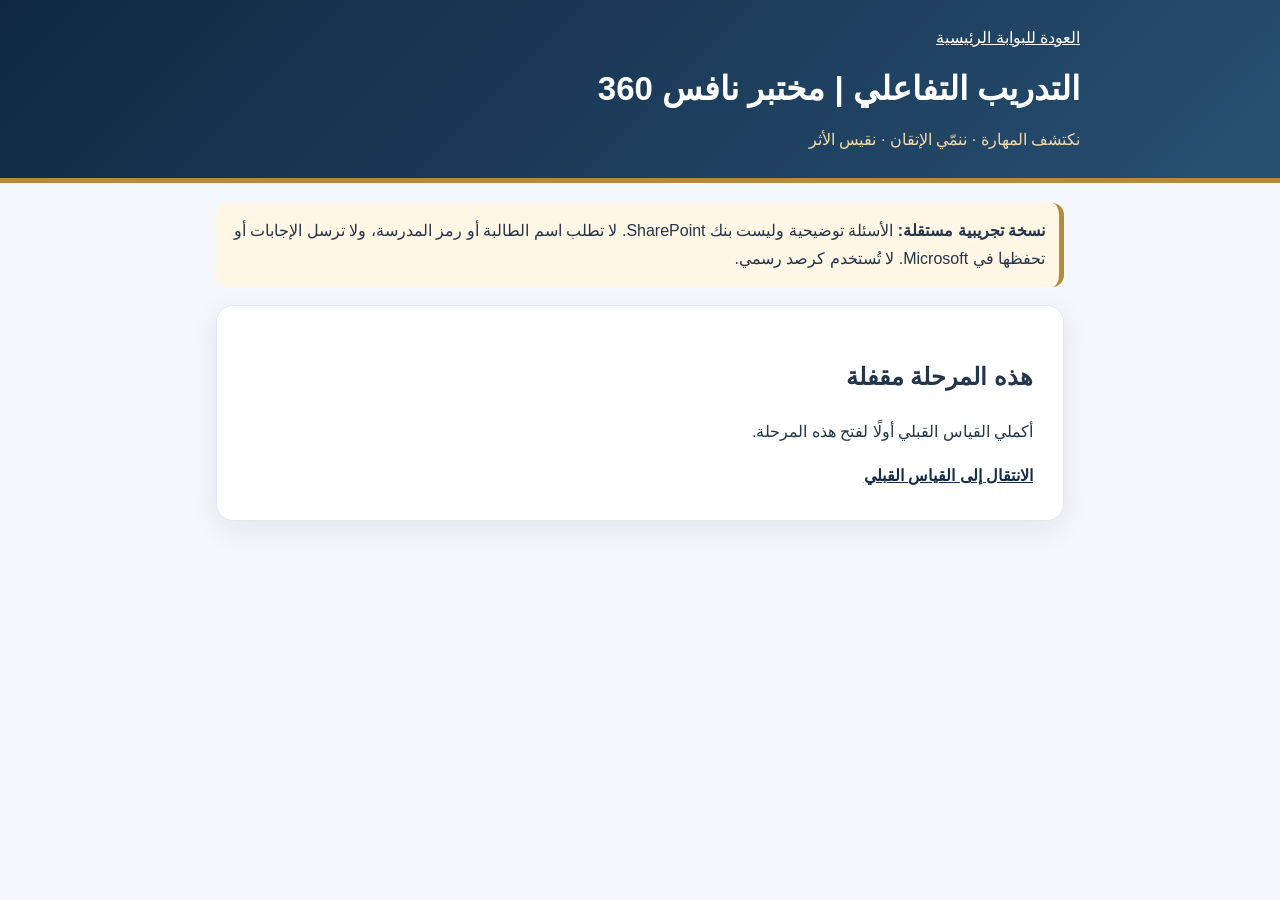
<file: training/index.html>
<!doctype html>
<html lang="ar" dir="rtl">
<head>
  <meta charset="utf-8">
  <meta name="viewport" content="width=device-width, initial-scale=1">
  <meta name="theme-color" content="#142b49">
  <title>مختبر نافس 360 | التدريب التفاعلي التجريبي</title>

  <link rel="stylesheet" href="../assets/demo.css">
</head>

<body data-mode="training">
  <header>
    <div>
      <a class="back" href="../">العودة للبوابة الرئيسية</a>
      <h1>التدريب التفاعلي | مختبر نافس 360</h1>
      <p>نكتشف المهارة · ننمّي الإتقان · نقيس الأثر</p>
    </div>
  </header>

  <main>
    <div class="notice">
      <strong>نسخة تجريبية مستقلة:</strong>
      الأسئلة توضيحية وليست بنك SharePoint.
      لا تطلب اسم الطالبة أو رمز المدرسة،
      ولا ترسل الإجابات أو تحفظها في Microsoft.
      لا تُستخدم كرصد رسمي.
    </div>

    <section class="panel" id="locked">
      <h2>هذه المرحلة مقفلة</h2>
      <p>أكملي القياس القبلي أولًا لفتح هذه المرحلة.</p>
      <a class="stage-link" href="../pre/">الانتقال إلى القياس القبلي</a>
    </section>

    <section class="panel hidden" id="welcome">
      <h2 id="welcome-heading" tabindex="-1">دفعات التدريب التفاعلي</h2>
      <p id="welcome-note">
        ثلاث دفعات، في كل دفعة 10 أسئلة. تظهر التغذية الراجعة بعد كل إجابة، وتُفتح الدفعة التالية عند إكمال الحالية.
      </p>
      <ol class="batch-list" id="batches" aria-label="دفعات التدريب"></ol>
    </section>

    <section class="panel hidden" id="quiz">
      <div class="meta" id="meta"></div>

      <progress
        id="progress"
        max="30"
        value="0"
        aria-label="تقدم الإجابات">
      </progress>

      <h2 class="question" tabindex="-1" id="question"></h2>

      <div
        class="options"
        id="options"
        role="radiogroup"
        aria-label="خيارات الإجابة">
      </div>

      <p
        class="status"
        id="status"
        role="status"
        aria-live="polite">
      </p>

      <div class="actions">
        <button class="secondary" id="previous" type="button">
          السابق
        </button>
        <button id="next" type="button">التالي</button>
      </div>
    </section>

    <section class="panel hidden" id="result" aria-live="polite">
      <h2 id="result-heading" tabindex="-1">نتيجة التجربة</h2>
      <p id="progress-message" role="status"></p>
      <p class="big" id="score"></p>
      <p id="percent"></p>
      <div class="summary" id="domains"></div>
      <p>هذه نتيجة محلية تجريبية، لم تُرسل إلى SharePoint.</p>
      <button id="restart" type="button">العودة إلى دفعات التدريب</button>
      <p id="onward" hidden><a class="stage-link" href="../post/">الانتقال إلى محاكاة القياس البعدي</a></p>
    </section>
  </main>

  <script src="../assets/demo-journey.js" defer></script>
  <script src="../assets/questions-demo.js" defer></script>
  <script src="../assets/pre-demo.js" defer></script>
</body>
</html>
</file>
<file: assets/demo.css>
:root {
  font-family: Tahoma, Arial, sans-serif;
  --navy: #142b49;
  --gold: #b58a38;
  --ink: #23354a;
}

* { box-sizing: border-box; }

body {
  margin: 0;
  background: #f4f7fb;
  color: var(--ink);
  line-height: 1.75;
}

header {
  padding: 24px 16px;
  background: linear-gradient(135deg, #102842, #284f72);
  border-bottom: 5px solid var(--gold);
  color: white;
}

header > div, main {
  max-width: 880px;
  margin: auto;
}

h1 {
  font-size: clamp(23px, 4vw, 33px);
  margin: 8px 0;
}

header p {
  margin: 0;
  color: #f2dba9;
}

.back { color: white; }

main { padding: 20px 16px 60px; }

.notice {
  background: #fff6e5;
  border-right: 5px solid var(--gold);
  padding: 14px;
  border-radius: 12px;
  margin-bottom: 18px;
}

.panel {
  background: white;
  border-radius: 17px;
  padding: clamp(17px, 4vw, 30px);
  box-shadow: 0 8px 28px #142b4914;
  border: 1px solid #e2e8f1;
}

.meta {
  color: #53657a;
  font-weight: bold;
}

.question {
  font-size: clamp(20px, 3vw, 25px);
  margin: 15px 0;
  line-height: 1.8;
}

.options {
  display: grid;
  gap: 10px;
  margin-top: 17px;
}

.option {
  display: flex;
  align-items: center;
  gap: 14px;
  padding: 14px 15px;
  border: 2px solid #dae2ee;
  border-radius: 12px;
  font-size: 19px;
  cursor: pointer;
}

.option:has(input:checked) {
  border-color: var(--gold);
  background: #fff9eb;
}

.option input {
  width: 22px;
  height: 22px;
  accent-color: var(--navy);
  flex-shrink: 0;
}

button {
  font: inherit;
  cursor: pointer;
  background: var(--navy);
  color: white;
  border: 0;
  border-radius: 10px;
  padding: 11px 20px;
  font-weight: bold;
}

button:disabled {
  opacity: .5;
  cursor: not-allowed;
}

button.secondary {
  background: #e9eff6;
  color: var(--navy);
}

button:focus-visible,
.option:focus-within {
  outline: 3px solid var(--gold);
  outline-offset: 2px;
}

.actions {
  display: flex;
  flex-wrap: wrap;
  justify-content: space-between;
  gap: 10px;
  margin-top: 25px;
}

progress {
  width: 100%;
  height: 12px;
  accent-color: var(--gold);
  margin: 12px 0;
}

.status {
  min-height: 26px;
  color: #a43c29;
  font-weight: bold;
}

.hidden { display: none !important; }

.big {
  font-size: 30px;
  color: var(--navy);
  font-weight: bold;
}

.summary {
  background: #edf4fa;
  border-radius: 12px;
  padding: 18px;
}

.summary strong { color: var(--navy); }

.domain {
  border-bottom: 1px solid #d9e1ed;
  padding: 9px 0;
}

@media (max-width: 520px) {
  .option { font-size: 17px; }
  .actions button { flex: 1; }
}

.stage-link { color: var(--navy); font-weight: 700; }

.batch-list {
  list-style: none;
  padding: 0;
  display: grid;
  gap: 12px;
}

.batch-list li {
  display: grid;
  gap: 8px;
  justify-items: start;
  border: 1px solid #d9e1ed;
  border-radius: 12px;
  padding: 14px;
}
</file>
<file: teacher/teacher.css>
/* تحسينات عرض بدون حذف تنسيقات Power Pages المنقولة */
html{box-sizing:border-box;direction:rtl}*,*::before,*::after{box-sizing:inherit}
body{margin:0;background:#f5f7fa;color:#142b49;font-family:Tahoma,Arial,sans-serif}
.transfer-warning{margin:12px auto;padding:12px 18px;max-width:1180px;border:1px solid #d8b46c;border-right:5px solid #b58a38;border-radius:10px;background:#fff9e9;line-height:1.8}
#nafis-teacher button{background:#142b49;color:#fff;border:1px solid #142b49}
#nafis-teacher .nt-secondary{background:#fff;color:#142b49}
#nafis-teacher button:focus-visible,#nafis-teacher input:focus-visible,#nafis-teacher select:focus-visible{outline:3px solid #b58a38;outline-offset:2px}
#nafis-teacher table{width:100%;border-collapse:collapse}
#nafis-teacher th,#nafis-teacher td{border-bottom:1px solid #e0e6ef;padding:10px;text-align:right}
#nafis-teacher .nt-metric{background:white;padding:15px;border:1px solid #e0e6ef;border-radius:12px}
#nafis-teacher .nt-metric strong{display:block;font-size:22px}
#nafis-teacher .nt-bar{display:block;height:8px;margin-top:5px;background:#e9edf2;border-radius:20px;overflow:hidden}
#nafis-teacher .nt-bar i{display:block;height:100%;background:#b58a38}
@media(max-width:800px){#nafis-teacher .nt-metrics{grid-template-columns:repeat(2,minmax(0,1fr))!important}#nafis-teacher .nt-controls{grid-template-columns:1fr!important}}
@media(max-width:500px){#nafis-teacher .nt-metrics{grid-template-columns:1fr!important}}
@media print{.transfer-warning{display:none!important}}
</file>
